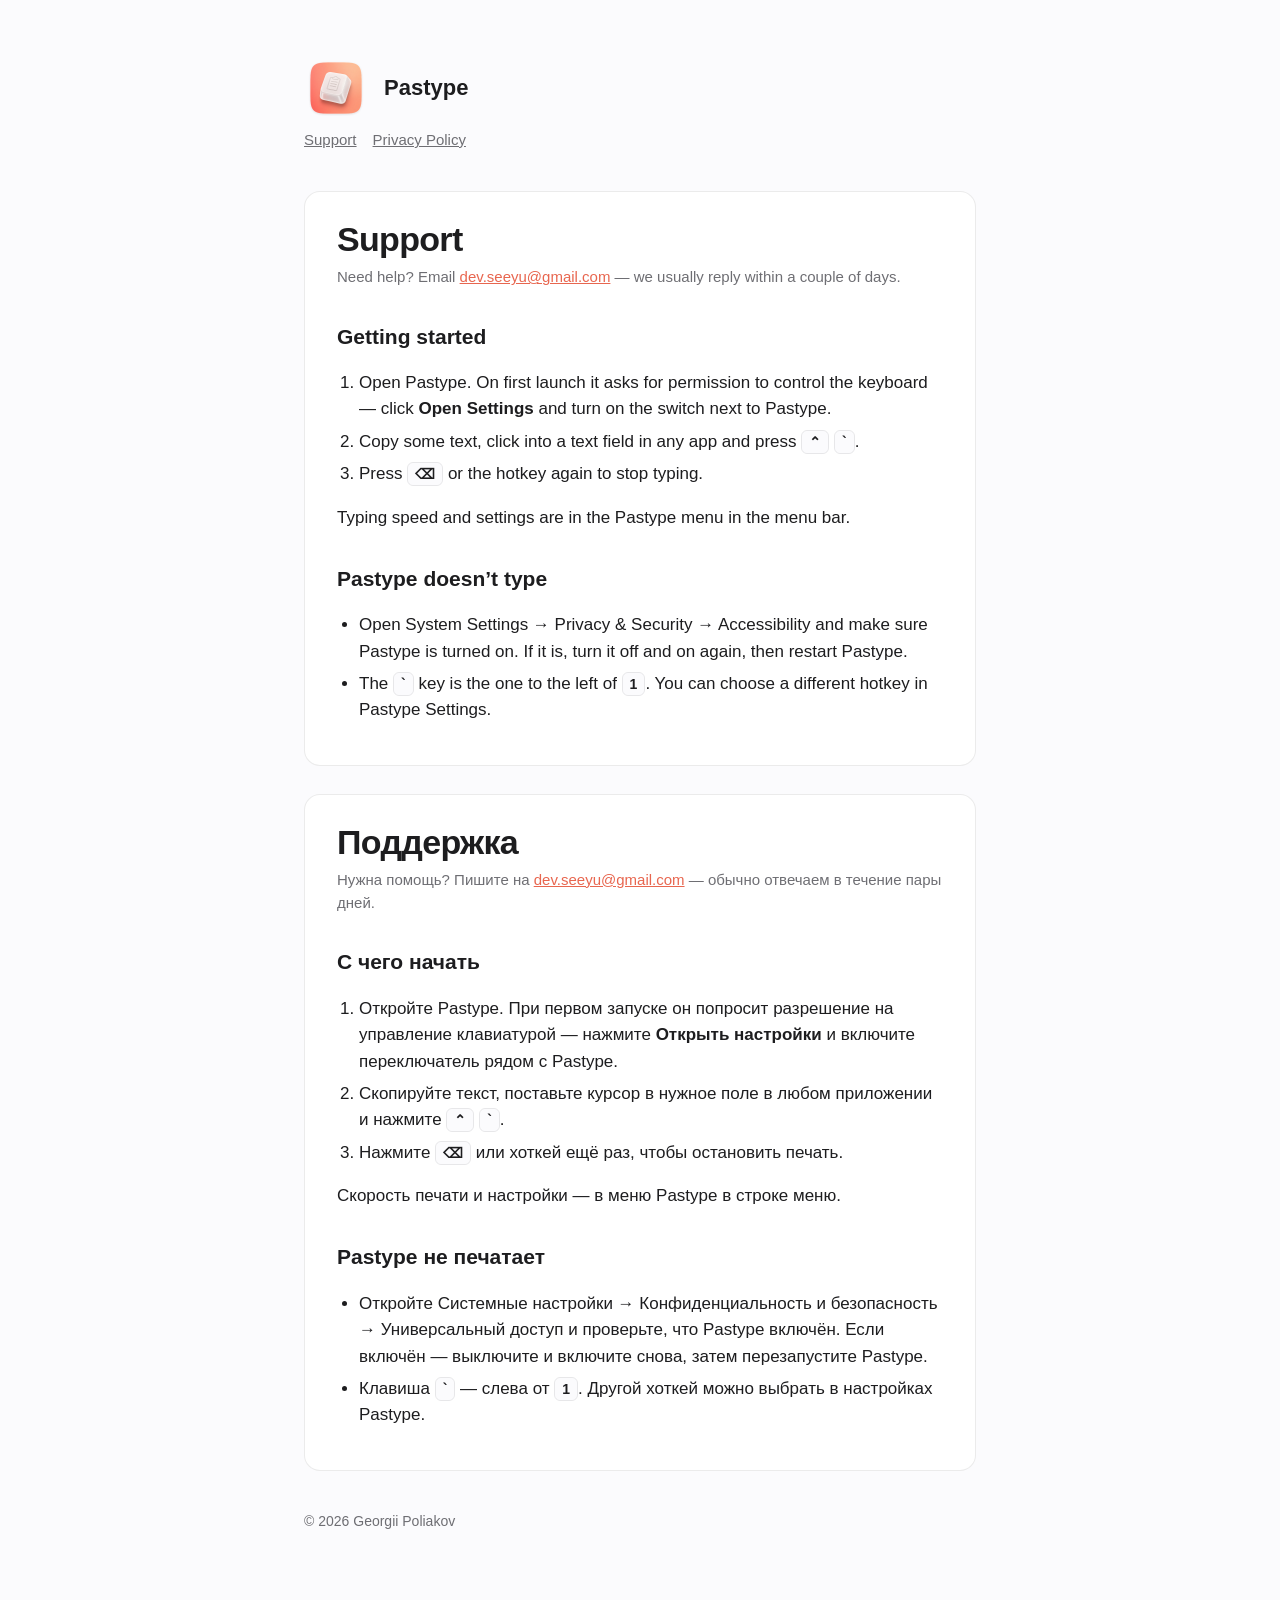
<file: index.html>
<!doctype html>
<html lang="en">
<head>
  <meta charset="utf-8">
  <meta http-equiv="refresh" content="0; url=support/">
  <title>Pastype</title>
  <link rel="canonical" href="support/">
</head>
<body><a href="support/">Pastype Support</a></body>
</html>
</file>
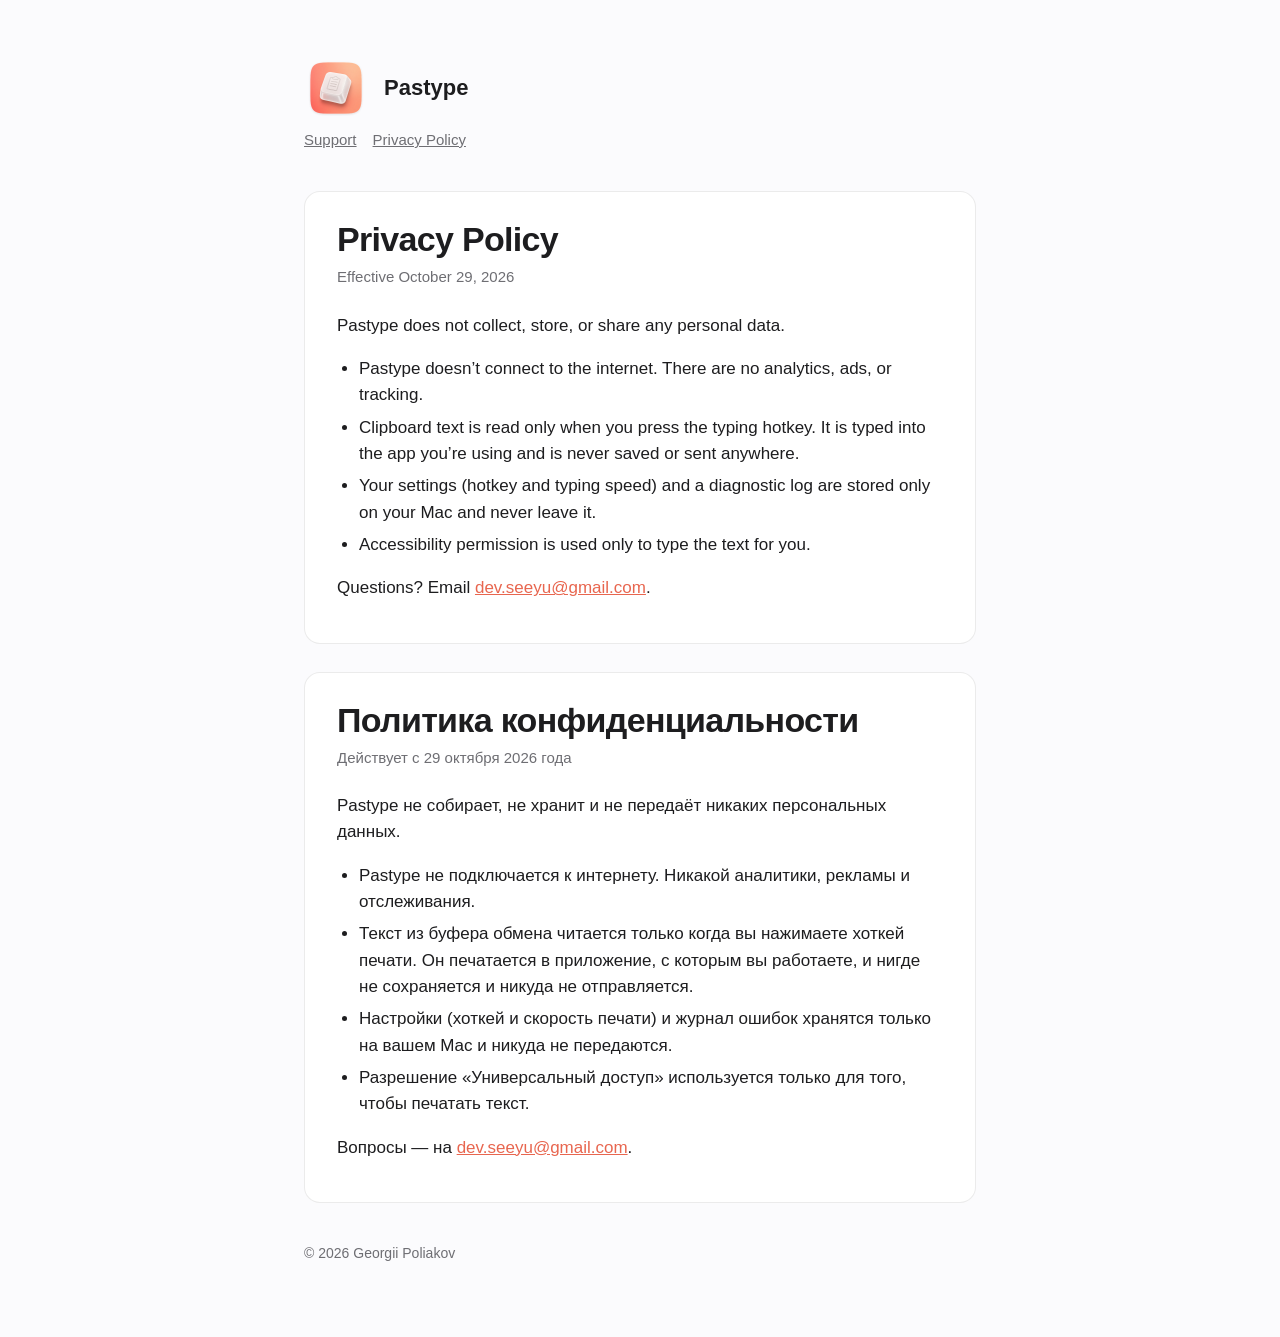
<file: privacy/index.html>
<!doctype html>
<html lang="en">
<head>
  <meta charset="utf-8">
  <meta name="viewport" content="width=device-width, initial-scale=1">
  <title>Pastype — Privacy Policy</title>
  <link rel="stylesheet" href="../style.css">
  <link rel="icon" href="../icon.png">
</head>
<body>
<main>
  <header><img src="../icon.png" alt=""><a href="../">Pastype</a></header>
  <nav><a href="../support/">Support</a><a href="../privacy/">Privacy Policy</a></nav>

  <section class="card" lang="en">
    <h1>Privacy Policy</h1>
    <p class="meta">Effective October 29, 2026</p>
    <p>Pastype does not collect, store, or share any personal data.</p>
    <ul>
      <li>Pastype doesn’t connect to the internet. There are no analytics, ads, or tracking.</li>
      <li>Clipboard text is read only when you press the typing hotkey. It is typed into the app you’re using and is never saved or sent anywhere.</li>
      <li>Your settings (hotkey and typing speed) and a diagnostic log are stored only on your Mac and never leave it.</li>
      <li>Accessibility permission is used only to type the text for you.</li>
    </ul>
    <p>Questions? Email <a href="mailto:dev.seeyu@gmail.com">dev.seeyu@gmail.com</a>.</p>
  </section>

  <section class="card" lang="ru">
    <h1>Политика конфиденциальности</h1>
    <p class="meta">Действует с 29 октября 2026 года</p>
    <p>Pastype не собирает, не хранит и не передаёт никаких персональных данных.</p>
    <ul>
      <li>Pastype не подключается к интернету. Никакой аналитики, рекламы и отслеживания.</li>
      <li>Текст из буфера обмена читается только когда вы нажимаете хоткей печати. Он печатается в приложение, с которым вы работаете, и нигде не сохраняется и никуда не отправляется.</li>
      <li>Настройки (хоткей и скорость печати) и журнал ошибок хранятся только на вашем Mac и никуда не передаются.</li>
      <li>Разрешение «Универсальный доступ» используется только для того, чтобы печатать текст.</li>
    </ul>
    <p>Вопросы — на <a href="mailto:dev.seeyu@gmail.com">dev.seeyu@gmail.com</a>.</p>
  </section>

  <footer>© 2026 Georgii Poliakov</footer>
</main>
</body>
</html>
</file>
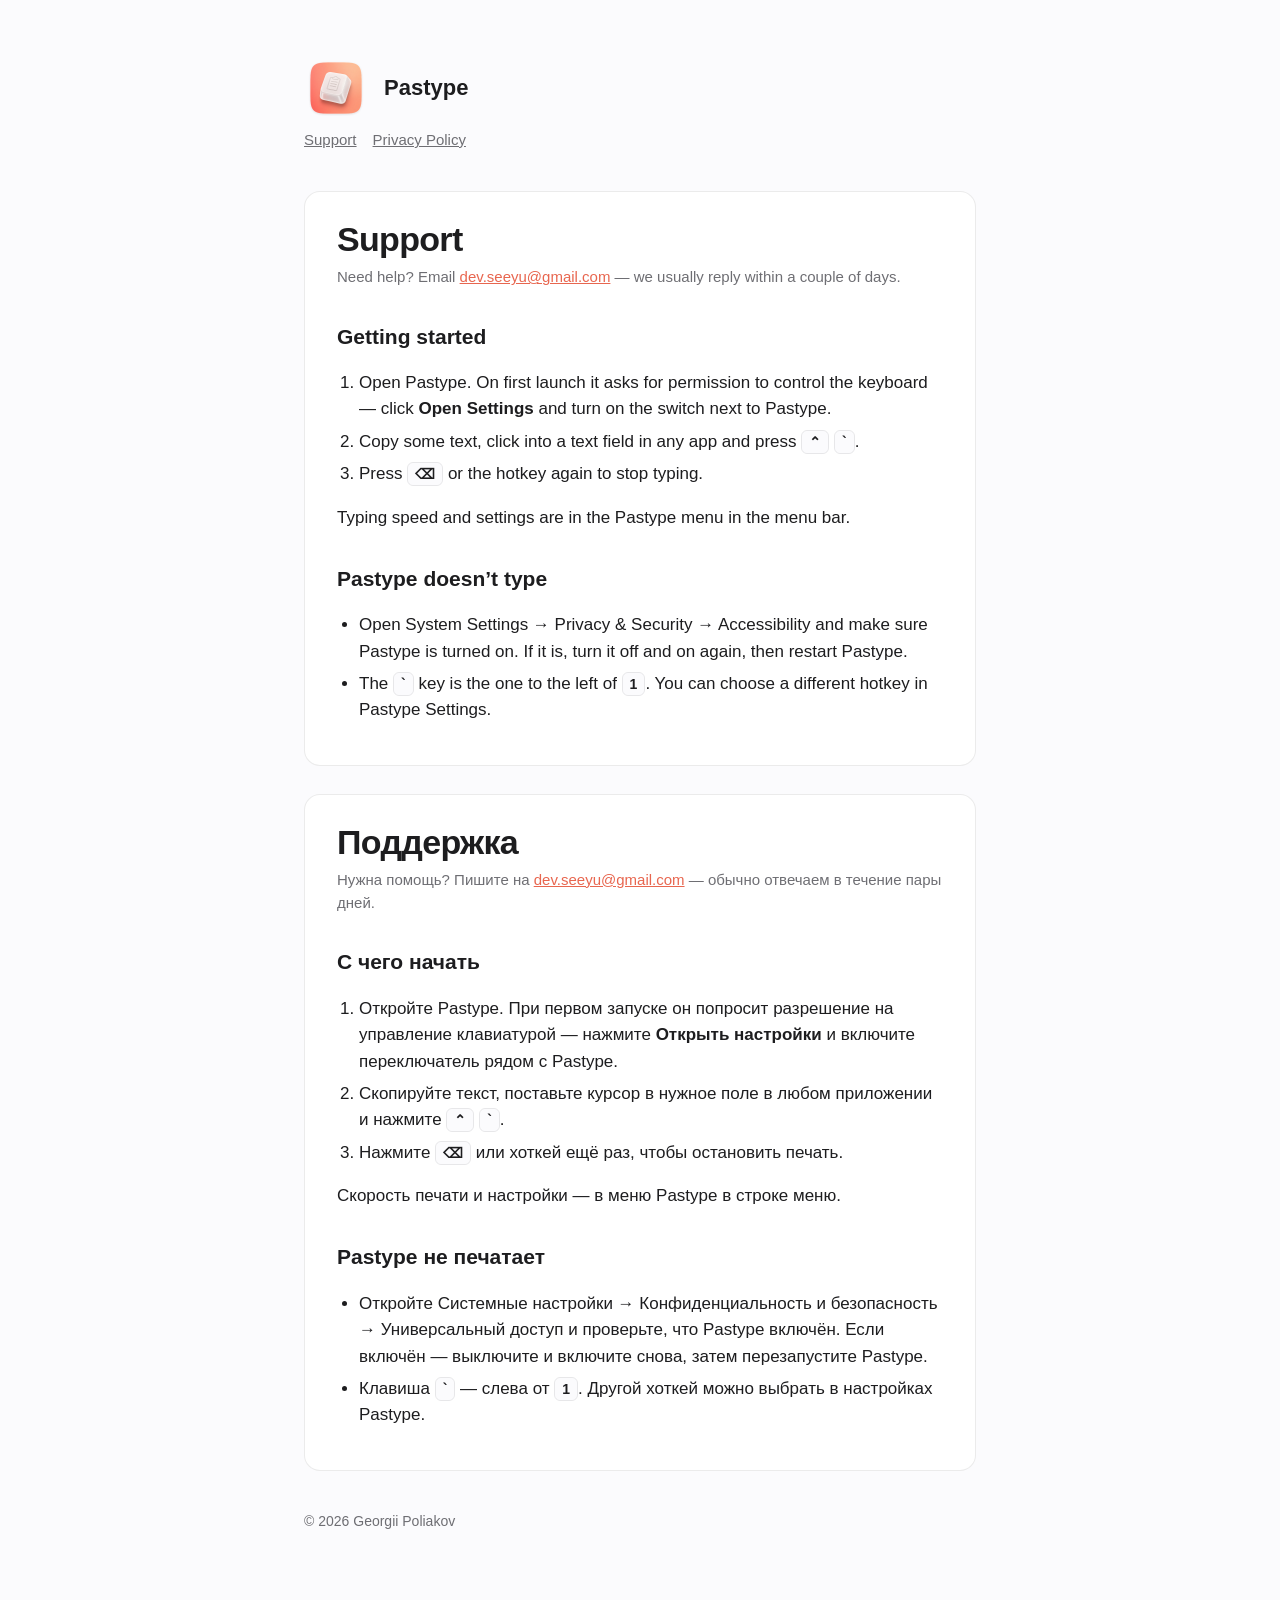
<file: support/index.html>
<!doctype html>
<html lang="en">
<head>
  <meta charset="utf-8">
  <meta name="viewport" content="width=device-width, initial-scale=1">
  <title>Pastype — Support</title>
  <link rel="stylesheet" href="../style.css">
  <link rel="icon" href="../icon.png">
</head>
<body>
<main>
  <header><img src="../icon.png" alt=""><a href="../">Pastype</a></header>
  <nav><a href="../support/">Support</a><a href="../privacy/">Privacy Policy</a></nav>

  <section class="card" lang="en">
    <h1>Support</h1>
    <p class="meta">Need help? Email <a href="mailto:dev.seeyu@gmail.com">dev.seeyu@gmail.com</a> — we usually reply within a couple of days.</p>
    <h2>Getting started</h2>
    <ol>
      <li>Open Pastype. On first launch it asks for permission to control the keyboard — click <b>Open Settings</b> and turn on the switch next to Pastype.</li>
      <li>Copy some text, click into a text field in any app and press <kbd>⌃</kbd> <kbd>`</kbd>.</li>
      <li>Press <kbd>⌫</kbd> or the hotkey again to stop typing.</li>
    </ol>
    <p>Typing speed and settings are in the Pastype menu in the menu bar.</p>
    <h2>Pastype doesn’t type</h2>
    <ul>
      <li>Open System Settings → Privacy &amp; Security → Accessibility and make sure Pastype is turned on. If it is, turn it off and on again, then restart Pastype.</li>
      <li>The <kbd>`</kbd> key is the one to the left of <kbd>1</kbd>. You can choose a different hotkey in Pastype Settings.</li>
    </ul>
  </section>

  <section class="card" lang="ru">
    <h1>Поддержка</h1>
    <p class="meta">Нужна помощь? Пишите на <a href="mailto:dev.seeyu@gmail.com">dev.seeyu@gmail.com</a> — обычно отвечаем в течение пары дней.</p>
    <h2>С чего начать</h2>
    <ol>
      <li>Откройте Pastype. При первом запуске он попросит разрешение на управление клавиатурой — нажмите <b>Открыть настройки</b> и включите переключатель рядом с Pastype.</li>
      <li>Скопируйте текст, поставьте курсор в нужное поле в любом приложении и нажмите <kbd>⌃</kbd> <kbd>`</kbd>.</li>
      <li>Нажмите <kbd>⌫</kbd> или хоткей ещё раз, чтобы остановить печать.</li>
    </ol>
    <p>Скорость печати и настройки — в меню Pastype в строке меню.</p>
    <h2>Pastype не печатает</h2>
    <ul>
      <li>Откройте Системные настройки → Конфиденциальность и безопасность → Универсальный доступ и проверьте, что Pastype включён. Если включён — выключите и включите снова, затем перезапустите Pastype.</li>
      <li>Клавиша <kbd>`</kbd> — слева от <kbd>1</kbd>. Другой хоткей можно выбрать в настройках Pastype.</li>
    </ul>
  </section>

  <footer>© 2026 Georgii Poliakov</footer>
</main>
</body>
</html>
</file>
<file: style.css>
:root {
  color-scheme: light dark;
  --text: #1d1d1f;
  --secondary: #6e6e73;
  --bg: #fbfbfd;
  --card: #ffffff;
  --border: rgba(0, 0, 0, 0.08);
  --accent: #e8664f;
}
@media (prefers-color-scheme: dark) {
  :root {
    --text: #f5f5f7;
    --secondary: #a1a1a6;
    --bg: #111113;
    --card: #1c1c1e;
    --border: rgba(255, 255, 255, 0.1);
  }
}
* { box-sizing: border-box; }
body {
  margin: 0;
  font: 17px/1.55 -apple-system, BlinkMacSystemFont, "SF Pro Text", "Helvetica Neue", sans-serif;
  color: var(--text);
  background: var(--bg);
  -webkit-font-smoothing: antialiased;
}
main { max-width: 720px; margin: 0 auto; padding: 56px 24px 72px; }
header { display: flex; align-items: center; gap: 16px; margin-bottom: 8px; }
header img { width: 64px; height: 64px; }
header a { color: inherit; text-decoration: none; font-weight: 600; font-size: 22px; }
nav { margin: 0 0 40px; font-size: 15px; color: var(--secondary); }
nav a { color: var(--secondary); margin-right: 16px; }
h1 { font-size: 34px; line-height: 1.15; margin: 0 0 6px; letter-spacing: -0.02em; }
h2 { font-size: 21px; margin: 32px 0 8px; }
.meta { color: var(--secondary); font-size: 15px; margin: 0 0 24px; }
.card {
  background: var(--card);
  border: 1px solid var(--border);
  border-radius: 16px;
  padding: 28px 32px 24px;
  margin-bottom: 28px;
}
a { color: var(--accent); }
kbd {
  font: 600 14px/1 -apple-system, sans-serif;
  padding: 3px 7px;
  border-radius: 6px;
  border: 1px solid var(--border);
  background: var(--bg);
}
ul, ol { padding-left: 22px; }
li { margin: 6px 0; }
footer { color: var(--secondary); font-size: 14px; margin-top: 40px; }
</file>
